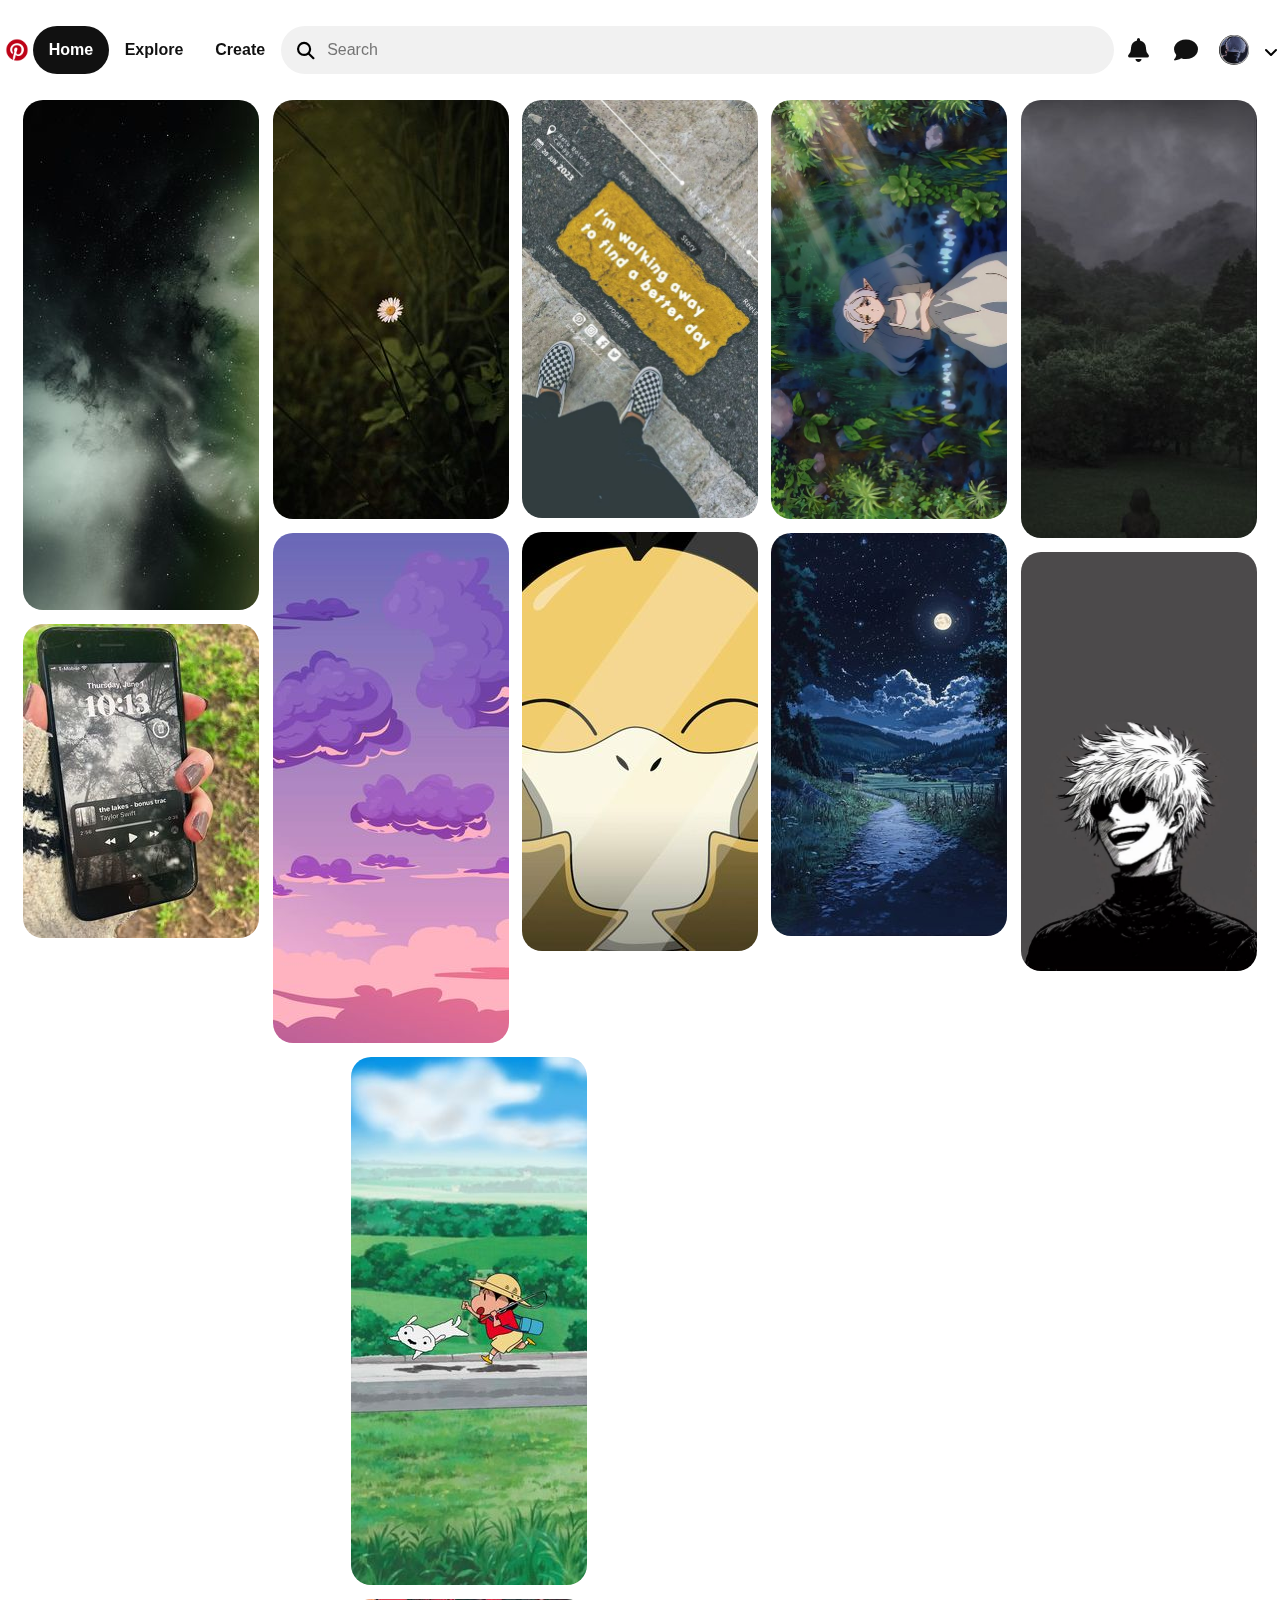
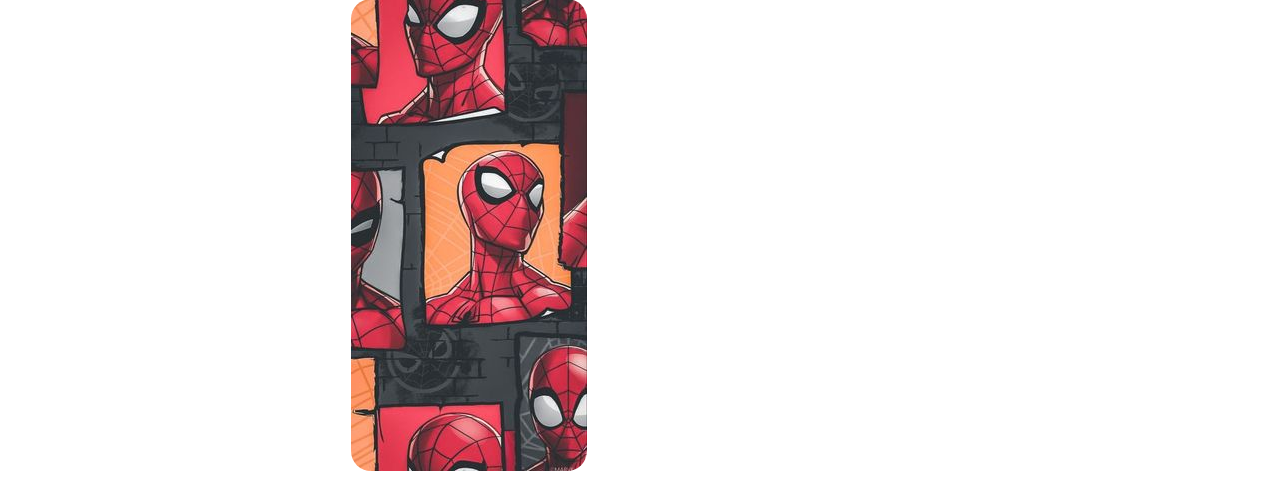
<file: index.html>
<!DOCTYPE html>
<html lang="en">
<head>
    <meta charset="UTF-8">
    <meta name="viewport" content="width=device-width, initial-scale=1.0">
    <title>Pinterest</title>
    <link rel="stylesheet" href="https://cdnjs.cloudflare.com/ajax/libs/font-awesome/6.6.0/css/all.min.css">
    <link rel="stylesheet" href="style.css">
</head>
<body>
    <div class="navbar">
            <div class="navbar-contaner">
                <div class="box-1">
                    <div class="box-1-img"></div>
                </div>
                <div class="box-2">
                    <a class="box-2-anchor-contaner" href="#" class="box-2-content">
                        <div class="box-2-content">Home</div>
                    </a>
                </div>
                <div href="#" class="box-3">
                    <a href="explore.html" target="_self" class="box-3-anchor-contaner">
                        <div class="box-3-content">Explore</div>
                    </a>
                </div>
                <div href="#" class="box-3">
                    <a href="#" class="box-3-anchor-contaner">
                        <div class="box-3-content">Create</div>
                    </a>
                </div>

                <!-- search-bar(box-4) -->
                 <div class="search-bar">
                    <div class="search-bar-icon"><i id="search-bar-icon" class="fa-solid fa-magnifying-glass"></i></div>
                    
                        <input id="search-bar-input-panel" type="text" placeholder="Search">
                    
                 </div>
                  <!-- search-bar(box-4) -->
                   <!-- box-5(contaner) -->
                    <div class="box-5-contaner">
                        <div class="box-5-box-1">
                            <i id="box-5-box-1-icon" class="fa-solid fa-bell"></i>
                        </div>
                        <div class="box-5-box-1">
                            <i id="box-5-box-1-icon" class="fa-solid fa-comment"></i>
                        </div>
                        <div class="box-5-box-1">
                            <div class="box-5-box-1-pimg"></div>
                        </div>
                        <div class="box-5-box-2">
                            <div class="box-5-box-2-icon-contaner">
                                <i id="box-5-box-2-icon" class="fa-solid fa-angle-down"></i>
                            </div>
                           
                        </div>
                    </div>
            </div>
    </div>
        <!-- nav-Bar -->

    <div class="content">
        <div class="colomn-contaner">
            <div class="colomn">
                <div class="colomn-content"><a href="#"><img src="Image/6ed5ca3bf15d8fdd16b3b8a74a3046b1.jpg" alt="image"></a></div>
                <div class="colomn-content"><a href="#"><img src="Image/9a75b55436aa6e886d4ec1bb891be8ca.jpg" alt="image"></a></div>
            </div>
            <div class="colomn">
                <div class="colomn-content"><a href="#"><img src="Image/11df8d8c621cbe388d6b926fe7ca1a21.jpg" alt="image"></a></div>
                <div class="colomn-content"><a href="#"><img src="Image/086cd0eaa64a5b2b19b9e771f61b2cb9.jpg" alt="image"></a></div>
            </div>
            <div class="colomn">
                <div class="colomn-content"><a href="#"><img src="Image/91acb6daa71aa2979ea8c3d03e5a9a6a.jpg" alt="image"></a></div>
                <div class="colomn-content"><img src="Image/380b36693c943a26f1c36deaafb8e473.jpg" alt="image"></div>
            </div>
            <div class="colomn">
                <div class="colomn-content"><a href="#"><img src="Image/920c997236d005f147b564e474d147b5.jpg" alt="image"></a></div>
                <div class="colomn-content"><a href="#"><img src="Image/1004f2d61c35eac2355a901357de7ce3.jpg" alt="image"></a></div>
            </div>
            <div class="colomn">
                <div class="colomn-content"><a href="#"><img src="Image/a82b416a7fddb02b5b5a01ff3d81432b.jpg" alt="image"></a></div>
                <div class="colomn-content"><a href="#"><img src="Image/ba101d4fb49a43fda96d9866d5ba2c59.jpg" alt="image"></a></div>
            </div>
            <div class="colomn">
                <div class="colomn-content"><a href="#"><img src="Image/42426165cbea07f7e167e9e9205b7a7e.jpg" alt="image"></a></div>
                <div class="colomn-content"><a href=""><img src="Image/02531a379c00723f87b74e2ce3d75f55.jpg" alt="image"></div>
            </div>
        </div>
    </div>
</body>
</html>
</file>
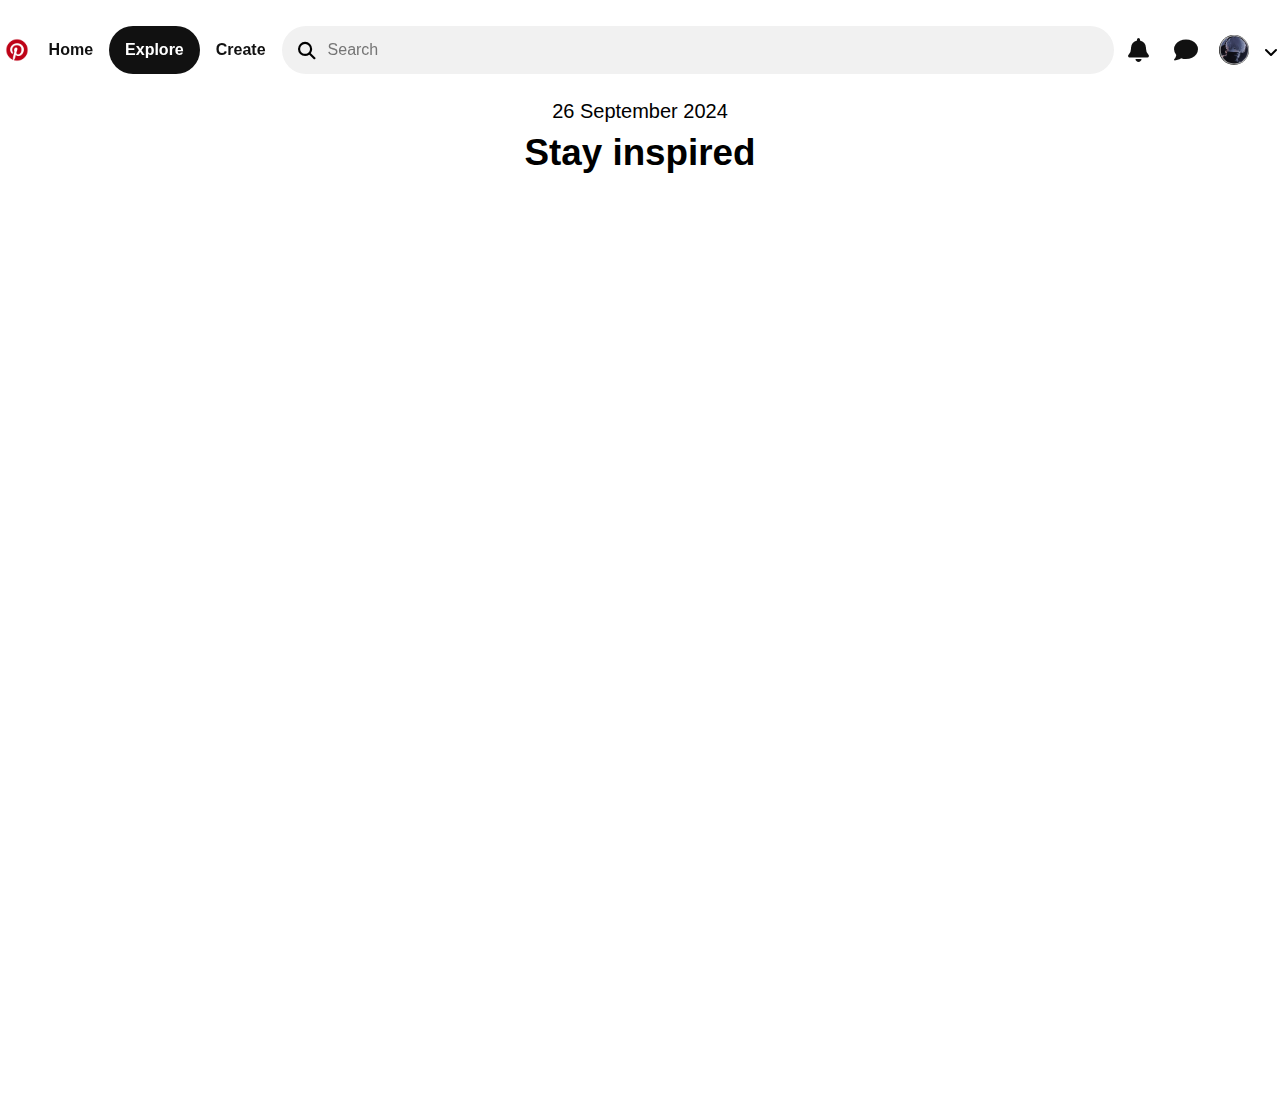
<file: explore.html>
<!DOCTYPE html>
<html lang="en">
<head>
    <meta charset="UTF-8">
    <meta name="viewport" content="width=device-width, initial-scale=1.0">
    <title>Explore</title>
    <link rel="stylesheet" href="https://cdnjs.cloudflare.com/ajax/libs/font-awesome/6.6.0/css/all.min.css">
    <link rel="stylesheet" href="explore.css">
</head>
<body>
    <div class="navbar">
        <div class="navbar-contaner">
            <div class="box-1">
                <div class="box-1-img"></div>
            </div>
            <div class="box-2">
                <a href="index.html" class="box-2-content">Home</a>
            </div>
            <div href="#" class="box-3">
                <a href="#" target="_self" class="box-3-anchor-contaner">
                    <div class="box-3-content">Explore</div>
                </a>
            </div>
            <div href="#" class="box-4">
                <a href="#" class="box-4-anchor-contaner">
                    <div class="box-4-content">Create</div>
                </a>
            </div>

            <!-- search-bar(box-4) change-->
             <div class="search-bar">
                <div class="search-bar-icon"><i id="search-bar-icon" class="fa-solid fa-magnifying-glass"></i></div>
                
                    <input id="search-bar-input-panel" type="text" placeholder="Search">
                
             </div>
              <!-- search-bar(box-4) -->
               <!-- box-5(contaner) -->
                <div class="box-5-contaner">
                    <div class="box-5-box-1">
                        <i id="box-5-box-1-icon" class="fa-solid fa-bell"></i>
                    </div>
                    <div class="box-5-box-1">
                        <i id="box-5-box-1-icon" class="fa-solid fa-comment"></i>
                    </div>
                    <div class="box-5-box-1">
                        <div class="box-5-box-1-pimg"></div>
                    </div>
                    <div class="box-5-box-2">
                        <div class="box-5-box-2-icon-contaner">
                            <i id="box-5-box-2-icon" class="fa-solid fa-angle-down"></i>
                        </div>
                       
                    </div>
                </div>
        </div>
</div>
    <!-- nav-Bar -->
    <!-- content -->
     <div class="content">
        <div class="content-contaner">
            <div class="content-contaner-h2">
                <h2 id="contaner-h2">26 September 2024</h2>
            </div>
            <div class="content-contaner-h1">
                <h1 id="contaner-h1">Stay inspired</h1>
            </div>
            
        </div>
     </div>
    
</body>
</html>
</file>
<file: style.css>
*{
    margin: 0px;
    padding: 0px;
    font-family: Arial, Helvetica, sans-serif;
    text-decoration: none;
    /* color: #ffffff; */
}

.navbar{
    height: 80px;
    width: 100%;
    display: flex;
    justify-content: center;
    align-items: center;
    padding: 10px 2px 10px 2px;
    position: fixed;
    background-color: #ffffff;
}
.header{
    height: 80px;
    width: 100%;
    display: flex;
    justify-content: center;
    align-items: center;


    
}
.navbar-contaner{
    height: fit-content;
    width: 100%;
    display: flex;
    position: fixed;
}
.box-1{
    height: 48px;
    width: 48px;
    display: flex;
    justify-content: center;
    align-items: center;
}
.box-1-img{
    height: 24px;
    width: 24px;
    background-image: url("Image/Pinterest-logo.png");
    background-size: contain;
}
.box-2{
    height: 48px;
    width: 76px;

}
/* .box-2-anchor-contaner{

} */
.box-2-content{
    height: 48px;
    width: fit-content;
    display: flex;
    justify-content: center;
    align-items: center;
    background-color: #111111;
    color: #ffffff;
    border-radius: 25px;
    padding: 0 16px;
    font-weight: 700;
}
.box-3{
    height: 48px;
    width: 90.69px;
    display: flex;
    justify-content: center;
    align-items: center;
}
.box-3-content{
    height: fit-content;
    width: fit-content;
    color: #111111;
    padding: 0 16px;
    font-weight: 700;
}
.box-3-anchor-contaner{
    height: 100%;
    width: 100%;
    display: flex;
    justify-content: center;
    align-items: center;
}

/* Search bar */
.search-bar{
    height: 48px;
    width:100%;
    display: flex;
    background-color: rgb(241, 241, 241);
    border-radius: 25px;
    padding-left: 16px;
}
.search-bar-icon{
    height: 48px;
    width: fit-content;
    font-size: 1.1rem;
    border-top-left-radius: 15px;
    border-bottom-left-radius: 15px;
    display: flex;
    /* justify-content: center; */
    align-items: center;
}
#search-bar-icon{
    height: 16px;
    width: 30px;
}
#search-bar-input-panel{
    height: 48px;
    width: 100%;
    background-color: transparent;
    border: none;
    font-size: 1rem;
    font-weight: 300;
}

#search-bar-input-panel:focus {
    width: 100%;
    align-content: center;
    height: 40px;
    border: 5px solid #75bfffed;
    border-radius: 25px;
    outline-style: none;
    .search-bar-icon{
        height: 0px;
        width: 0px;
    }
    #search-bar-icon{
        height: 0px;
        width: 0px;
    }

}
/* Search bar */
.box-5-contaner{
    height: 48px;
    width: 168px;
    display: flex;
}
.box-5-box-1{
    height: 48px;
    width: 48px;
    display: flex;
    justify-content: center;
    align-items: center;
    color: #111111;
}
#box-5-box-1-icon{
    font-size: 1.5rem;
}
.box-5-box-1-pimg{
    height: 30px;
    width: 30px;
    background-image: url('Image/unnamed.webp');
    border-radius: 50px;
    background-size: contain;
}
#box-5-box-2-icon{
    height: 12px;
    width: 12px;
}
.box-5-box-2-icon-contaner{
    height: 24px;
    width: 24px;
    display: flex;
    justify-content: center;
    align-items: center;
}
.box-5-box-2{
    height: 48px;
    width: fit-content;
    display: flex;
    justify-content: center;
    align-items: center;
}
#navbar-text{
    color: #ffffff;
}


/* Content */

.content{
    height: fit-content;
    width: 100%;
    display: flex;
    flex-wrap: wrap;
    justify-content: center;
    position: relative;
    top: 100px;
    z-index: -1;
}
.colomn{
    width: fit-content;
    height: fit-content;
}
.colomn-contaner{
    height: fit-content;
    width: 100%;
    display: flex;
    flex-wrap: wrap;
    justify-content: space-evenly;
    padding: 0 10px 0 10px;
}
.colomn-content{
    padding-bottom: 10px;
}
.colomn-content img{
    width: 236px;
    height: fit-content;
    background-size: contain;
    border-radius: 20px;
    /* padding-bottom: 10px; */
}
</file>
<file: explore.css>
/* Git Test Changed */


*{
    margin: 0px;
    padding: 0px;
    font-family: Arial, Helvetica, sans-serif;
    text-decoration: none;
    /* color: #ffffff; */
}

.navbar{
    height: 80px;
    width: 100%;
    display: flex;
    justify-content: center;
    align-items: center;
    padding: 10px 2px 10px 2px;
    position: fixed;
    background-color: #ffffff;
}
.header{
    height: 80px;
    width: 100%;
    display: flex;
    justify-content: center;
    align-items: center;


    
}
.navbar-contaner{
    height: fit-content;
    width: 100%;
    display: flex;
    position: fixed;
}
.box-1{
    height: 48px;
    width: 48px;
    display: flex;
    justify-content: center;
    align-items: center;
}
.box-1-img{
    height: 24px;
    width: 24px;
    background-image: url('Image/Pinterest-logo.png');
    background-size: contain;
}
.box-2{
    height: 48px;
    width: 86px;
    display: flex;
    justify-content: center;
    align-items: center;

}
.box-2-content{

    height: 48px;
    color: #111111;
    width: 76.46px;
    display: flex;
    justify-content: center;
    align-items: center;
    font-weight: 700;
}

.box-3{
    height: 48px;
    width: 90.69px;

}
/* .box-3-anchor-contaner{

} */
.box-3-content{
    height: 48px;
    width: fit-content;
    display: flex;
    justify-content: center;
    align-items: center;
    background-color: #111111;
    color: #ffffff;
    border-radius: 25px;
    padding: 0 16px;
    font-weight: 700;
}

.box-4{
    height: 48px;
    width:90.69px;
    display: flex;
    justify-content: center;
    align-items: center;
}
.box-4-content{
    height: fit-content;
    width: fit-content;
    color: #111111;
    padding: 0 16px;
    font-weight: 700;
}
.box-4-anchor-contaner{
    height: 100%;
    width: 100%;
    display: flex;
    justify-content: center;
    align-items: center;
}

/* Search bar */
.search-bar{
    height: 48px;
    width:100%;
    display: flex;
    background-color: rgb(241, 241, 241);
    border-radius: 25px;
    padding-left: 16px;
}
.search-bar-icon{
    height: 48px;
    width: fit-content;
    font-size: 1.1rem;
    border-top-left-radius: 15px;
    border-bottom-left-radius: 15px;
    display: flex;
    /* justify-content: center; */
    align-items: center;
}
#search-bar-icon{
    height: 16px;
    width: 30px;
}
#search-bar-input-panel{
    height: 48px;
    width: 100%;
    background-color: transparent;
    border: none;
    font-size: 1rem;
    font-weight: 300;
}

.box-5-contaner{
    height: 48px;
    width: 168px;
    display: flex;
}
.box-5-box-1{
    height: 48px;
    width: 48px;
    display: flex;
    justify-content: center;
    align-items: center;
    color: #111111;
}
#box-5-box-1-icon{
    font-size: 1.5rem;
}
.box-5-box-1-pimg{
    height: 30px;
    width: 30px;
    background-image: url('Image/unnamed.webp');
    border-radius: 50px;
    background-size: contain;
}
#box-5-box-2-icon{
    height: 12px;
    width: 12px;
}
.box-5-box-2-icon-contaner{
    height: 24px;
    width: 24px;
    display: flex;
    justify-content: center;
    align-items: center;
}
.box-5-box-2{
    height: 48px;
    width: fit-content;
    display: flex;
    justify-content: center;
    align-items: center;
}
#navbar-text{
    color: #ffffff;
}

/* content */
.content{

    height: 1000px;
    display: flex;
    justify-content: center;
    position: relative;
    top: 100px;
    z-index: -1;
}
.content-contaner-h1{
    height: 60px;
    width: 100%;
    display: flex;
    justify-content: center;
    align-items: center;
    font-size: 1.3rem;
    font-weight: 100;
}
#contaner-h1{
    font-size: 2.3rem;
    font-weight: 600;
}
.content-contaner-h2{
    display: flex;
    justify-content: center;
    align-items: center;
}
#contaner-h2{
    height: fit-content;
    width: 100%;
    font-size: 1.25rem;
    font-weight:500;
    display: flex;
    justify-content: center;
    align-items: center;
}
</file>
